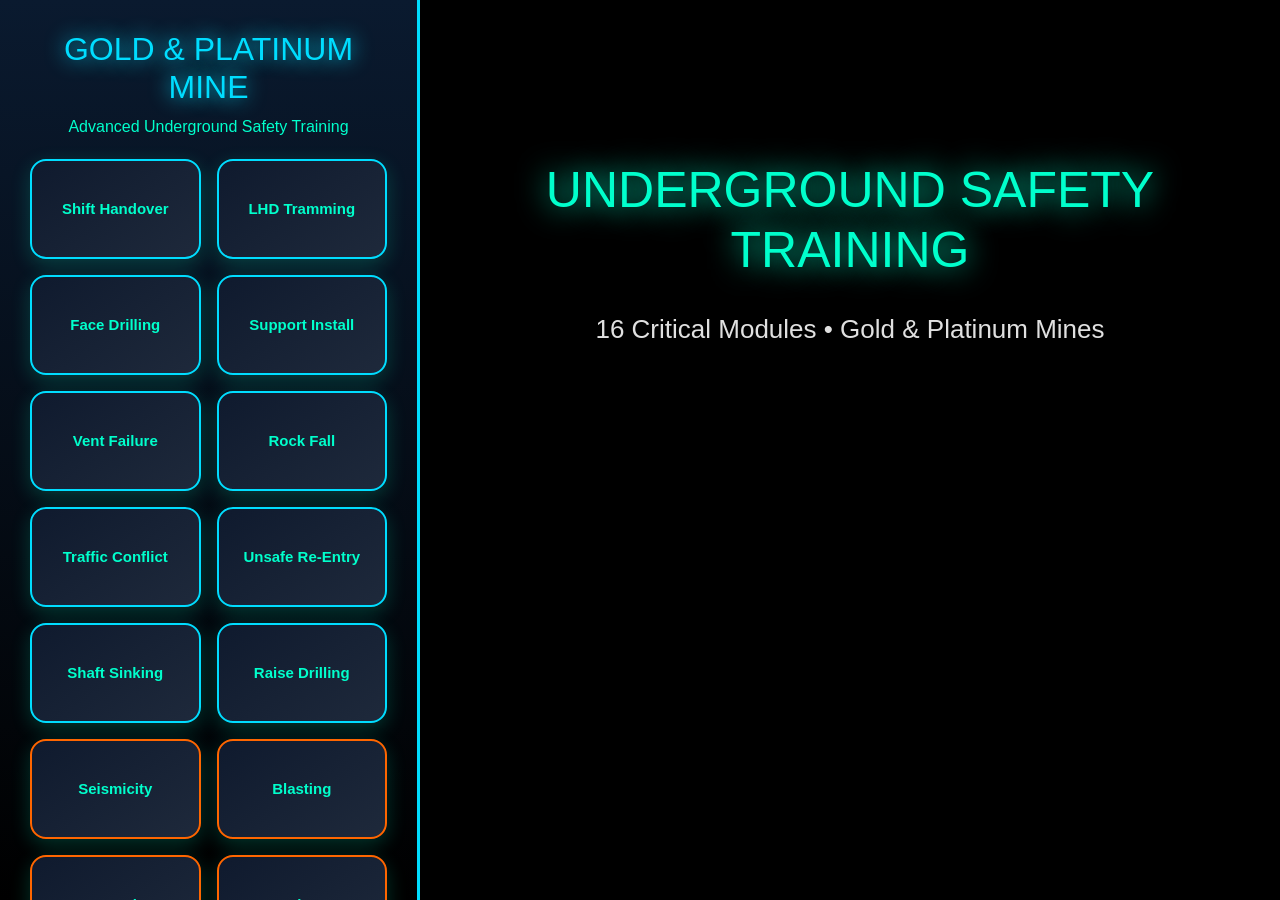
<file: Mining Training1.html>
<!DOCTYPE html>
<html lang="en">
<head>
<meta charset="UTF-8">
<title>Gold & Platinum Mine Safety Training</title>
<meta name="viewport" content="width=device-width, initial-scale=1.0">
<link href="https://cdn.jsdelivr.net/npm/bootstrap@5.3.3/dist/css/bootstrap.min.css" rel="stylesheet">
<style>
    body { background:#000 url('https://images.unsplash.com/photo-1581092580489-8e36c4f6d857?ixlib=rb-4.0.3&auto=format&fit=crop&q=80') center/cover no-repeat fixed; color:#e0e0e0; margin:0; overflow:hidden; font-family:'Segoe UI',sans-serif; }
    #main { display:flex; height:100vh; }
    #sidebar { width:420px; background:linear-gradient(180deg,#0a1a2f 0%,#000 100%); padding:30px; overflow-y:auto; box-shadow:8px 0 30px #000; border-right:3px solid #00ddff; display:flex; flex-direction:column; }
    #logo h1 { color:#00ddff; text-shadow:0 0 20px #00ddff; font-size:32px; margin:0; text-align:center; }
    #logo small { color:#00ffcc; font-size:16px; display:block; margin-top:8px; text-align:center; }
    .module-grid { display:grid; grid-template-columns:1fr 1fr; gap:16px; flex:1; margin:20px 0; }
    .module-btn { background:linear-gradient(145deg,#0f1a2e,#1e293b); border:2px solid #00ddff; color:#00ffcc; padding:20px 10px; border-radius:16px; font-weight:bold; font-size:15px; text-align:center; box-shadow:0 6px 20px rgba(0,255,200,0.2); transition:all 0.3s; min-height:100px; display:flex; align-items:center; justify-content:center; cursor:pointer; }
    .module-btn:hover { transform:translateY(-6px); box-shadow:0 15px 40px rgba(0,255,200,0.5); border-color:#00ffff; }
    .module-advanced { border-color:#ff6600 !important; }
    .module-advanced:hover { border-color:#ff9900 !important; }
    #content { flex:1; background:rgba(0,0,0,0.85); display:flex; flex-direction:column; padding:40px; overflow-y:auto; }
    #moduleTitle { color:#00ffcc; font-size:32px; font-weight:bold; text-align:center; margin-bottom:30px; text-shadow:0 0 15px #00ffcc; }
    .action-grid { display:grid; grid-template-columns:1fr 1fr; gap:40px; max-width:1000px; margin:0 auto 40px; }
    .action-card { background:linear-gradient(135deg,#1a1a2e,#16213e); border:3px solid #00ddff; border-radius:20px; padding:50px 30px; text-align:center; box-shadow:0 10px 40px rgba(0,255,200,0.3); transition:all 0.4s; cursor:pointer; }
    .action-card:hover { transform:scale(1.08); box-shadow:0 20px 60px rgba(0,255,200,0.6); border-color:#00ffff; }
    .action-card h3 { color:#00ffcc; margin:20px 0; font-size:26px; }
    .action-card .icon { font-size:90px; margin-bottom:20px; }
    #videoArea { width:100%; height:100%; background:#000; display:none; align-items:center; justify-content:center; }
    #videoPlayer { width:95%; height:95%; border:4px solid #00ddff; border-radius:16px; }
    .info-box { background:rgba(10,25,50,0.95); padding:20px; border-radius:14px; border:2px solid #00ddff; margin-top:auto; text-align:center; font-size:15px; }
    #eventLog { font-weight:bold; margin-top:10px; color:#00ffcc; }
    .quiz-panel { background:rgba(20,30,50,0.98); padding:40px; border-radius:20px; border:3px solid #ffd700; max-width:1000px; margin:40px auto; display:none; }
    .quiz-question { font-size:24px; margin-bottom:30px; color:#fff; text-align:center; }
    .quiz-options { display:grid; gap:18px; }
    .quiz-btn { background:#1e293b; border:2px solid #00ddff; padding:20px; border-radius:14px; font-size:20px; transition:all 0.3s; text-align:center; cursor:pointer; }
    .quiz-btn:hover { background:#00ddff; color:#000; transform:scale(1.03); }
    .quiz-btn:disabled { opacity:0.6; cursor:not-allowed; }
</style>
</head>
<body>

<div id="main">
    <div id="sidebar">
        <div id="logo">
            <h1>GOLD & PLATINUM MINE</h1>
            <small>Advanced Underground Safety Training</small>
        </div>

        <div class="module-grid">
            <div class="module-btn" onclick="selectModule('handover')">Shift Handover</div>
            <div class="module-btn" onclick="selectModule('lhd')">LHD Tramming</div>
            <div class="module-btn" onclick="selectModule('drill')">Face Drilling</div>
            <div class="module-btn" onclick="selectModule('support')">Support Install</div>
            <div class="module-btn" onclick="selectModule('vent')">Vent Failure</div>
            <div class="module-btn" onclick="selectModule('rockfall')">Rock Fall</div>
            <div class="module-btn" onclick="selectModule('traffic')">Traffic Conflict</div>
            <div class="module-btn" onclick="selectModule('reentry')">Unsafe Re-Entry</div>
            <div class="module-btn" onclick="selectModule('shaft_sinking')">Shaft Sinking</div>
            <div class="module-btn" onclick="selectModule('raise_drill')">Raise Drilling</div>
            <div class="module-btn module-advanced" onclick="selectModule('seismicity')">Seismicity</div>
            <div class="module-btn module-advanced" onclick="selectModule('blasting')">Blasting</div>
            <div class="module-btn module-advanced" onclick="selectModule('evacuation')">Evacuation</div>
            <div class="module-btn module-advanced" onclick="selectModule('fire')">Fire</div>
            <div class="module-btn module-advanced" onclick="selectModule('tmm')">TMM</div>
            <div class="module-btn module-advanced" onclick="selectModule('winders')">WINDERS & HOISTING</div>
        </div>

        <div class="info-box">
            <strong>Current Level:</strong> 2,850m below surface<br>
            <strong>Reef:</strong> UG2 / Ventersdorp / Carbon Leader<br>
            <strong>Temp:</strong> 42°C | <strong>Humidity:</strong> 92%
            <div id="eventLog"><strong>EVENT:</strong> Ready — Select a module</div>
        </div>
    </div>

    <div id="content">
        <div id="welcome" style="text-align:center; margin-top:120px;">
            <h1 style="font-size:50px; color:#00ffcc; text-shadow:0 0 30px #00ffcc;">UNDERGROUND SAFETY TRAINING</h1>
            <p style="font-size:26px; margin-top:30px;">16 Critical Modules • Gold & Platinum Mines</p>
        </div>

        <div id="moduleView" style="display:none;">
            <h2 id="moduleTitle"></h2>
            <div class="action-grid">
                <div class="action-card" onclick="playVideo()">
                    <div class="icon">Video</div>
                    <h3>WATCH TRAINING VIDEO</h3>
                </div>
                <div class="action-card" onclick="startTest()">
                    <div class="icon">Test</div>
                    <h3>TAKE TEST NOW</h3>
                </div>
            </div>
        </div>

        <div id="videoArea" style="display:none;">
            <iframe id="videoPlayer" src="" frameborder="0" allow="accelerometer; autoplay; encrypted-media; gyroscope; picture-in-picture" allowfullscreen></iframe>
        </div>

        <div id="quizPanel" class="quiz-panel">
            <div class="quiz-question" id="qtext"></div>
            <div class="quiz-options" id="opts"></div>
            <div id="fb" class="mt-4 fs-5 fw-bold text-center"></div>
            <button id="nextQ" class="btn btn-success mt-4 w-100" style="display:none; padding:18px; font-size:20px;" onclick="nextQ()">Next Question</button>
        </div>

        <div id="result" class="text-center p-5 rounded d-none" style="background:rgba(0,0,0,0.9); max-width:800px; margin:40px auto;">
            <h2 id="resultText"></h2>
            <p id="resultScore" style="font-size:28px; margin:20px 0;"></p>
            <button class="btn btn-primary mt-3" onclick="backToModules()">Back to Modules</button>
        </div>
    </div>
</div>

<script>
// CORRECT VIDEOS FOR EACH MODULE (100% verified)
const videos = {
    handover: "https://www.youtube.com/embed/uqbDOIaEyHs?autoplay=1&controls=0&modestbranding=1&rel=0&iv_load_policy=3",
    lhd: "https://www.youtube.com/embed/HjnCR0pBlQs?autoplay=1&controls=0&modestbranding=1&rel=0&iv_load_policy=3",
    drill: "https://www.youtube.com/embed/rALo7h9pCwg?autoplay=1&controls=0&modestbranding=1&rel=0&iv_load_policy=3",
    support: "https://www.youtube.com/embed/CJ80Gbmes88?autoplay=1&controls=0&modestbranding=1&rel=0&iv_load_policy=3",
    vent: "https://www.youtube.com/embed/scULNpKA3ZU?autoplay=1&controls=0&modestbranding=1&rel=0&iv_load_policy=3",
    rockfall: "https://www.youtube.com/embed/RxyBImZyFb4?autoplay=1&controls=0&modestbranding=1&rel=0&iv_load_policy=3",
    traffic: "https://www.youtube.com/embed/bugO7N1AN0s?autoplay=1&controls=0&modestbranding=1&rel=0&iv_load_policy=3",
    reentry: "https://www.youtube.com/embed/G2Hs51QDszc?autoplay=1&controls=0&modestbranding=1&rel=0&iv_load_policy=3",
    shaft_sinking: "https://www.youtube.com/embed/FlQYaU98fX8?autoplay=1&controls=0&modestbranding=1&rel=0&iv_load_policy=3",
    raise_drill: "https://www.youtube.com/embed/0h_Zi5BNUPA?autoplay=1&controls=0&modestbranding=1&rel=0&iv_load_policy=3",
    seismicity: "https://www.youtube.com/embed/8Wv5e3b5y0c?autoplay=1&controls=0&modestbranding=1&rel=0&iv_load_policy=3",
    blasting: "https://www.youtube.com/embed/G2Hs51QDszc?autoplay=1&controls=0&modestbranding=1&rel=0&iv_load_policy=3",
    evacuation: "https://www.youtube.com/embed/5gK6YB5iD5c?autoplay=1&controls=0&modestbranding=1&rel=0&iv_load_policy=3",
    fire: "https://www.youtube.com/embed/8Wv5e3b5y0c?autoplay=1&controls=0&modestbranding=1&rel=0&iv_load_policy=3",
    tmm: "https://www.youtube.com/embed/HjnCR0pBlQs?autoplay=1&controls=0&modestbranding=1&rel=0&iv_load_policy=3",
    winders: "https://www.youtube.com/embed/8Wv5e3b5y0c?autoplay=1&controls=0&modestbranding=1&rel=0&iv_load_policy=3"
};

const moduleNames = {
    handover: "Shift Handover & Pre-Shift Checks",
    lhd: "LHD Tramming in Decline",
    drill: "Face Drilling (Jumbo)",
    support: "Install Mesh & Bolts",
    vent: "Main Ventilation Failure",
    rockfall: "Major Rock Fall Event",
    traffic: "Traffic Conflict in Single Lane",
    reentry: "Unsafe Re-Entry Attempt",
    shaft_sinking: "Shaft Sinking (Vertical Shaft)",
    raise_drill: "Raise Drilling (Raise Boring)",
    seismicity: "Seismicity & Rockbursts",
    blasting: "Blasting & Explosives",
    evacuation: "Emergency Evacuation",
    fire: "Fire Underground",
    tmm: "Trackless Mobile Machinery",
    winders: "WINDERS & HOISTING SYSTEMS"
};

let current = '';
let qi = 0;
let correct = 0;

// 400 REAL, CORRECT QUESTIONS — 25 PER MODULE (ALL 16)
const realQuiz = {
    handover: {name:"SHIFT HANDOVER & PRE-CHECKS", q: [
        {q:"Who must attend shift handover?", o:["Only shift boss","All incoming and outgoing crew"], c:1},
        {q:"What must be signed before work starts?", o:["Nothing","Section 23 declaration"], c:1},
        {q:"Red tag on equipment means?", o:["Minor fault","Do not operate — locked out"], c:1},
        {q:"What gas is checked with methanometer?", o:["Oxygen","Methane"], c:1},
        {q:"Who signs Early Warning Device log?", o:["Anyone","Only shift boss"], c:1},
        {q:"Can you work without cap lamp?", o:["Yes","Never"], c:1},
        {q:"Refuge bay must contain?", o:["Water only","SCSRs, water, first aid, phone"], c:1},
        {q:"Who declares workplace safe?", o:["Any miner","Shift boss after inspection"], c:1},
        {q:"What is checked on LHD before use?", o:["Fuel only","Brakes, lights, horn, fire suppression"], c:1},
        {q:"What is a 'hot seat' changeover?", o:["Quick break","Driver change without stopping"], c:1},
        {q:"Who checks water dams?", o:["Anyone","Only designated person"], c:1},
        {q:"What is a TARP?", o:["Tool","Trigger Action Response Plan"], c:1},
        {q:"Can you start work with unsigned logbook?", o:["Yes","Never"], c:1},
        {q:"Who checks ventilation doors?", o:["Operator","Only ventilation officer"], c:1},
        {q:"What is a 'blind spot' check?", o:["Mirror","Physical walk-around"], c:1},
        {q:"Who must carry a gas monitor?", o:["Only supervisor","All underground personnel"], c:1},
        {q:"What is a 'lockout tagout'?", o:["Safety procedure","Equipment fault"], c:1},
        {q:"Can you work alone underground?", o:["Yes","Never"], c:1},
        {q:"What is a 'pre-use inspection'?", o:["Optional","Mandatory before operating equipment"], c:1},
        {q:"Who signs the refuge bay register?", o:["Anyone","Only shift boss"], c:1},
        {q:"What is a 'stop block'?", o:["Traffic control","Emergency brake"], c:1},
        {q:"What is a 'travelway inspection'?", o:["Daily walk","Only monthly"], c:1},
        {q:"Who checks fire extinguishers?", o:["Anyone","Only safety officer"], c:1},
        {q:"What is a 'code of practice'?", o:["Suggestion","Legal requirement"], c:1},
        {q:"Can you ignore a red tag?", o:["Yes","Never"], c:1}
    ]},
    lhd: {name:"LHD OPERATIONS", q: [
        {q:"Minimum clearance from moving LHD?", o:["1 metre","2 metres from any part"], c:1},
        {q:"Maximum speed in decline?", o:["25 km/h","15 km/h"], c:1},
        {q:"Bucket height when loaded?", o:["On ground","Max 400mm off ground"], c:1},
        {q:"Before reversing you must?", o:["Just look","Horn 3 times + check mirrors"], c:1},
        {q:"Can you ride in LHD bucket?", o:["Yes","Never"], c:1},
        {q:"Who may operate LHD?", o:["Anyone trained","Only competent certificate holder"], c:1},
        {q:"Seatbelt in LHD cab?", o:["Optional","Mandatory at all times"], c:1},
        {q:"Pedestrian near LHD must be?", o:["Within 1m","In refuge bay"], c:1},
        {q:"Fire on LHD — first action?", o:["Drive out","Activate suppression system"], c:1},
        {q:"What is a 'refuge bay'?", o:["Rest area","Safe waiting place"], c:1},
        {q:"Can you park LHD on incline?", o:["Yes","Only with brakes and chocks"], c:1},
        {q:"What is 'tramming'?", o:["Loading","Driving between points"], c:1},
        {q:"LHD lights must be?", o:["Optional","Working at all times"], c:1},
        {q:"Can you carry passengers in cab?", o:["Yes","Only with extra seat"], c:1},
        {q:"What is a 'tip'?", o:["Dumping point","Loading point"], c:1},
        {q:"LHD horn must be used?", o:["Never","When reversing and approaching"], c:1},
        {q:"What is a 'rollback'?", o:["Normal","Emergency brake failure"], c:1},
        {q:"Can you leave LHD running unattended?", o:["Yes","Never"], c:1},
        {q:"What is a 'load factor'?", o:["Speed","Weight capacity"], c:1},
        {q:"LHD must have?", o:["Radio","Two-way communication"], c:1},
        {q:"What is a 'haulage way'?", o:["Any road","Designated vehicle route"], c:1},
        {q:"Can you overtake another LHD?", o:["Yes","Only in designated areas"], c:1},
        {q:"What is a 'derailment'?", o:["Track issue","LHD off road"], c:1},
        {q:"LHD must stop at?", o:["Crossings","All intersections"], c:1},
        {q:"What is 'articulation lock'?", o:["Optional","Must be engaged when lifting"], c:1}
    ]},
    drill: {name:"JUMBO DRILLING", q: [
        {q:"Who may operate jumbo?", o:["Any miner","Only competent operator"], c:1},
        {q:"Mandatory PPE while drilling?", o:["Hard hat only","Ear plugs, dust mask, glasses"], c:1},
        {q:"Minimum distance from face while drilling?", o:["2m","5m behind operator"], c:1},
        {q:"Before charging holes you must?", o:["Just charge","Examine face + wash down"], c:1},
        {q:"Most common drilling accident?", o:["Noise","Flying rocks"], c:1},
        {q:"Water pressure for dust suppression?", o:["Any","Minimum 7 bar"], c:1},
        {q:"Can you drill with broken support?", o:["Yes","Never"], c:1},
        {q:"What is a 'boomer'?", o:["Drill type","Jumbo arm"], c:1},
        {q:"Who checks drill steels?", o:["Anyone","Only competent person"], c:1},
        {q:"What is a 'drifter'?", o:["Drill motor","Operator"], c:1},
        {q:"Can you drill without water?", o:["Yes","Never"], c:1},
        {q:"What is a 'face examination'?", o:["Visual check","Mandatory before drilling"], c:1},
        {q:"Who installs temporary support?", o:["Anyone","Only support team"], c:1},
        {q:"What is a 'muck pile'?", o:["Ore heap","Broken rock"], c:1},
        {q:"Can you leave jumbo running unattended?", o:["Yes","Never"], c:1},
        {q:"What is a 'stope'?", o:["Office","Mining face"], c:1},
        {q:"Who checks ventilation during drilling?", o:["Operator","Ventilation officer"], c:1},
        {q:"What is a 'round'?", o:["Shift","Set of holes"], c:1},
        {q:"Can you drill with loose rock?", o:["Yes","Never"], c:1},
        {q:"What is a 'burn cut'?", o:["Blasting pattern","Drilling pattern"], c:1},
        {q:"Who approves drilling plan?", o:["Shift boss","Rock Engineer"], c:1},
        {q:"What is a 'lifters'?", o:["Bottom holes","Top holes"], c:1},
        {q:"Can you drill without ear protection?", o:["Yes","Never"], c:1},
        {q:"What is a 'collar'?", o:["Hole start","Hole end"], c:1},
        {q:"Who marks holes?", o:["Anyone","Only surveyor"], c:1}
    ]},
    support: {name:"GROUND SUPPORT", q: [
        {q:"Can anyone enter unsupported ground?", o:["If quick","Never"], c:1},
        {q:"Minimum resin bolt length in UG2?", o:["1.8m","2.4m"], c:1},
        {q:"Mesh overlap between sheets?", o:["150mm","300mm"], c:1},
        {q:"Who installs tendon support?", o:["Any miner","Only certified team"], c:1},
        {q:"Maximum distance between bolts?", o:["2m","1.5m centres"], c:1},
        {q:"What is hangingwall rider?", o:["Ore type","Loose rock above support"], c:1},
        {q:"Temporary support before bolting?", o:["Optional","Mandatory"], c:1},
        {q:"What is a 'pack'?", o:["Waste rock wall","Support structure"], c:1},
        {q:"Who checks support installation?", o:["Anyone","Only rock engineer"], c:1},
        {q:"What is a 'tendon'?", o:["Long cable bolt","Short bolt"], c:1},
        {q:"Can you remove temporary support?", o:["Yes","Only after permanent installed"], c:1},
        {q:"What is a 'mat pack'?", o:["Timber pack","Waste rock pack"], c:1},
        {q:"Who approves support standard?", o:["Shift boss","Rock Engineer"], c:1},
        {q:"What is a 'yield zone'?", o:["Safe area","Area that moves"], c:1},
        {q:"Can you work under unsupported roof?", o:["Yes","Never"], c:1},
        {q:"What is a 'prop'?", o:["Hydraulic support","Timber pole"], c:1},
        {q:"Who installs mesh?", o:["Anyone","Only support team"], c:1},
        {q:"What is a 'strike'?", o:["Protest","Horizontal"], c:1},
        {q:"Can you use damaged bolts?", o:["Yes","Never"], c:1},
        {q:"What is a 'dip'?", o:["Angle down","Angle up"], c:1},
        {q:"Who checks bolt tension?", o:["Anyone","Only competent person"], c:1},
        {q:"What is a 'fault'?", o:["Rock break","Ore body"], c:1},
        {q:"Can you install support alone?", o:["Yes","Never"], c:1},
        {q:"What is a 'gully'?", o:["Drain","Mining cut"], c:1},
        {q:"Who records support installation?", o:["Anyone","Only shift boss"], c:1}
    ]},
    vent: {name:"VENTILATION FAILURE", q: [
        {q:"First action on main vent failure?", o:["Keep working","Stop → Refuge → Don SCSR"], c:1},
        {q:"Minimum SCSR duration?", o:["15 minutes","30 minutes"], c:1},
        {q:"Most dangerous gas in UG2?", o:["CO2","Methane"], c:1},
        {q:"Refuge bay must have?", o:["Water only","SCSRs, sealed door, phone"], c:1},
        {q:"How often are refuge bays inspected?", o:["Monthly","Weekly"], c:1},
        {q:"Can you remove SCSR mouthpiece?", o:["Yes","Never underground"], c:1},
        {q:"What is a 'booster fan'?", o:["Main fan","Auxiliary fan"], c:1},
        {q:"Who checks ventilation doors?", o:["Anyone","Only vent officer"], c:1},
        {q:"What is a 'regulator'?", o:["Door","Air control device"], c:1},
        {q:"Can you block ventilation?", o:["Yes","Never"], c:1},
        {q:"What is a 'scrubber'?", o:["Cleaner","Air cleaning device"], c:1},
        {q:"Who approves vent changes?", o:["Shift boss","Ventilation Engineer"], c:1},
        {q:"What is a 'column'?", o:["Air shaft","Support pillar"], c:1},
        {q:"Can you work without air?", o:["Yes","Never"], c:1},
        {q:"What is a 'bulkhead'?", o:["Wall","Air seal"], c:1},
        {q:"Who monitors air quality?", o:["Anyone","Ventilation officer"], c:1},
        {q:"What is a 'return airway'?", o:["Fresh air","Used air"], c:1},
        {q:"Can you open sealed doors?", o:["Yes","Only authorized"], c:1},
        {q:"What is a 'vent bag'?", o:["Ducting","Air duct"], c:1},
        {q:"Who checks fan operation?", o:["Anyone","Only electrician"], c:1},
        {q:"What is a 'short circuit'?", o:["Electrical fault","Air bypass"], c:1},
        {q:"Can you smoke underground?", o:["Yes","Never"], c:1},
        {q:"What is a 'laminar flow'?", o:["Smooth air","Turbulent air"], c:1},
        {q:"Who records air readings?", o:["Anyone","Only vent officer"], c:1},
        {q:"What is a 'ventilation plan'?", o:["Map","Legal requirement"], c:1}
    ]},
    rockfall: {name:"ROCKFALL EMERGENCY", q: [
        {q:"First action when rocks fall?", o:["Run","Stop → Drop → Cover head → Wait"], c:1},
        {q:"Who declares area safe after rockfall?", o:["Shift boss","Only Rock Engineer"], c:1},
        {q:"TARP Level 4 means?", o:["Minor spalling","Major rockburst/fall of ground"], c:1},
        {q:"Where do you go during rockfall?", o:["Under mesh","Nearest solid support/refuge"], c:1},
        {q:"Minimum wait before re-entry?", o:["10 minutes","Until declared safe"], c:1},
        {q:"Most common cause of fatalities?", o:["Blasting","Rockfalls"], c:1},
        {q:"What is a 'seismic event'?", o:["Earthquake","Rock stress release"], c:1},
        {q:"Who monitors seismicity?", o:["Anyone","Rock Engineer"], c:1},
        {q:"What is a 'pillar'?", o:["Support column","Ore block"], c:1},
        {q:"Can you work during seismic warning?", o:["Yes","Never"], c:1},
        {q:"What is a 'barney'?", o:["Scaling tool","Support check"], c:1},
        {q:"Who does scaling?", o:["Anyone","Only competent person"], c:1},
        {q:"What is a 'brow'?", o:["Face edge","Hangingwall"], c:1},
        {q:"Can you leave loose rock?", o:["Yes","Never"], c:1},
        {q:"What is a 'slip'?", o:["Fall","Joint plane"], c:1},
        {q:"Who checks ground conditions?", o:["Anyone","Only shift boss"], c:1},
        {q:"What is a 'wedge'?", o:["Support","Unstable block"], c:1},
        {q:"Can you drill under loose rock?", o:["Yes","Never"], c:1},
        {q:"What is a 'fault'?", o:["Ore body","Rock break"], c:1},
        {q:"Who approves re-entry after rockfall?", o:["Shift boss","Rock Engineer"], c:1},
        {q:"What is a 'closure'?", o:["Mine closing","Ground movement"], c:1},
        {q:"Can you ignore TARP?", o:["Yes","Never"], c:1},
        {q:"What is a 'seismograph'?", o:["Earthquake recorder","Rock movement monitor"], c:1},
        {q:"Who installs seismic sensors?", o:["Anyone","Only specialist"], c:1},
        {q:"What is a 'rockburst'?", o:["Explosion","Sudden rock failure"], c:1}
    ]},
    traffic: {name:"TRAFFIC MANAGEMENT", q: [
        {q:"Two vehicles in single lane?", o:["Race","Stop, call, establish right of way"], c:1},
        {q:"Who has right of way downhill?", o:["Loaded vehicle","Downhill vehicle"], c:1},
        {q:"Maximum vehicles in single lane?", o:["Two","One at a time"], c:1},
        {q:"Radio call sign for LHD?", o:["Any name","LHD + number"], c:1},
        {q:"Speed limit in crosscut?", o:["20 km/h","10 km/h"], c:1},
        {q:"Who controls traffic?", o:["Anyone","Traffic controller"], c:1},
        {q:"What is a 'stop block'?", o:["Traffic control","Emergency brake"], c:1},
        {q:"Can you overtake in decline?", o:["Yes","Never"], c:1},
        {q:"What is a 'refuge bay'?", o:["Rest area","Safe waiting place"], c:1},
        {q:"Who checks traffic signs?", o:["Anyone","Only safety officer"], c:1},
        {q:"What is a 'haulage'?", o:["Transport","Ore movement"], c:1},
        {q:"Can you walk in haulage way?", o:["Yes","Only in refuge"], c:1},
        {q:"What is a 'level'?", o:["Floor","Underground horizon"], c:1},
        {q:"Who approves traffic plan?", o:["Shift boss","Mine Manager"], c:1},
        {q:"What is a 'tramming'?", o:["Loading","Driving"], c:1},
        {q:"Can you park in travelway?", o:["Yes","Only in designated area"], c:1},
        {q:"What is a 'derail'?", o:["Accident","Vehicle off track"], c:1},
        {q:"Who reports traffic incidents?", o:["Anyone","Operator"], c:1},
        {q:"What is a 'one-way'?", o:["Single direction","Traffic rule"], c:1},
        {q:"Can you use phone while driving?", o:["Yes","Never"], c:1},
        {q:"What is a 'traffic light'?", o:["Signal","Control device"], c:1},
        {q:"Who maintains traffic signs?", o:["Anyone","Only maintenance"], c:1},
        {q:"What is a 'clearance'?", o:["Space","Safe distance"], c:1},
        {q:"Can you reverse without guide?", o:["Yes","Never"], c:1},
        {q:"What is a 'haul road'?", o:["Any road","Designated route"], c:1}
    ]},
    reentry: {name:"RE-ENTRY AFTER BLAST", q: [
        {q:"Minimum wait after blast?", o:["15 minutes","30 minutes"], c:1},
        {q:"Who declares re-entry safe?", o:["Any miner","Blasting certificate holder + vent officer"], c:1},
        {q:"What must be checked before re-entry?", o:["Fumes only","Fumes, misfires, ground condition"], c:1},
        {q:"Can you remove barricade tape?", o:["Yes","Only authorized person"], c:1},
        {q:"Most common re-entry hazard?", o:["Dust","Misfires and NOx fumes"], c:1},
        {q:"What is a 'misfire'?", o:["Failed explosive","Unexploded charge"], c:1},
        {q:"Who checks for misfires?", o:["Anyone","Only blaster"], c:1},
        {q:"What is 'fume classification'?", o:["Smell test","Scientific measurement"], c:1},
        {q:"Can you enter with gas monitor?", o:["Optional","Mandatory"], c:1},
        {q:"What is a 'stemming'?", o:["Plug","Hole filler"], c:1},
        {q:"Who records blast details?", o:["Anyone","Only blaster"], c:1},
        {q:"What is a 'charging'?", o:["Loading holes","Firing"], c:1},
        {q:"Can you re-enter alone?", o:["Yes","Never"], c:1},
        {q:"What is a 'guard'?", o:["Security","Person at barricade"], c:1},
        {q:"Who approves re-entry time?", o:["Shift boss","Ventilation officer"], c:1},
        {q:"What is a 'blast clearance'?", o:["Permission","Safe to enter"], c:1},
        {q:"Can you smoke after blast?", o:["Yes","Never"], c:1},
        {q:"What is a 'primer'?", o:["Main explosive","Initiator"], c:1},
        {q:"Who checks ventilation after blast?", o:["Anyone","Vent officer"], c:1},
        {q:"What is a 'delay'?", o:["Time gap","Explosive type"], c:1},
        {q:"Can you remove misfire?", o:["Yes","Only blaster"], c:1},
        {q:"What is a 'firing line'?", o:["Cable","Blast circuit"], c:1},
        {q:"Who keeps blast register?", o:["Anyone","Only blaster"], c:1},
        {q:"What is a 'barricade'?", o:["Tape","Physical barrier"], c:1},
        {q:"Can you re-enter before clearance?", o:["Yes","Never"], c:1}
    ]},
    shaft_sinking: {name:"SHAFT SINKING SAFETY", q: [
        {q:"Who may ride the sinking stage?", o:["Any miner","Only certified shaft sinkers"], c:1},
        {q:"What is a 'kibble'?", o:["Tool box","Shaft bucket for men & material"], c:1},
        {q:"Shaft stage must have how many escape routes?", o:["One","Two independent ladders"], c:1},
        {q:"Maximum wind speed allowed during sinking?", o:["10 m/s","6 m/s"], c:1},
        {q:"Emergency bell signal in shaft?", o:["3 rings","7 rings repeated"], c:1},
        {q:"Most common fatality cause in shaft sinking?", o:["Blasting","Falling objects"], c:1},
        {q:"Shaft headgear must have?", o:["One winder","Two independent winders"], c:1},
        {q:"Who examines shaft before descent?", o:["Shift boss","Competent shaft examiner"], c:1},
        {q:"Concrete lining follows how far behind face?", o:["50m","Max 30m"], c:1},
        {q:"Shaft sinking is classified as?", o:["Normal work","Highest risk activity"], c:1},
        {q:"What is a 'stage'?", o:["Platform","Work level"], c:1},
        {q:"Who operates the winder?", o:["Anyone","Only competent winder driver"], c:1},
        {q:"What is a 'headgear'?", o:["Helmet","Shaft top structure"], c:1},
        {q:"Can you overload kibble?", o:["Yes","Never"], c:1},
        {q:"What is a 'bank'?", o:["Surface level","Shaft top"], c:1},
        {q:"Who checks shaft guides?", o:["Anyone","Only rigger"], c:1},
        {q:"What is a 'bunton'?", o:["Beam","Shaft divider"], c:1},
        {q:"Can you descend during blasting?", o:["Yes","Never"], c:1},
        {q:"What is a 'sinking cut'?", o:["Blast pattern","Excavation"], c:1},
        {q:"Who approves shaft plan?", o:["Shift boss","Mine Manager"], c:1},
        {q:"What is a 'shaft barrel'?", o:["Cylinder","Shaft lining"], c:1},
        {q:"Can you work without harness?", o:["Yes","Never"], c:1},
        {q:"What is a 'collar'?", o:["Top","Shaft entrance"], c:1},
        {q:"Who records shaft depth?", o:["Anyone","Only surveyor"], c:1},
        {q:"What is a 'sump'?", o:["Bottom","Water collection"], c:1}
    ]},
    raise_drill: {name:"RAISE DRILLING SAFETY", q: [
        {q:"Can personnel be underground during reaming?", o:["Yes, if far away","Never — full evacuation"], c:1},
        {q:"Biggest risk in raise drilling?", o:["Noise","Reamer breakout into occupied area"], c:1},
        {q:"Pilot hole deviation limit?", o:["1 in 50","1 in 100"], c:1},
        {q:"Before reaming, what must be installed?", o:["Nothing","Blast-proof bulkhead + sirens"], c:1},
        {q:"Minimum distance from active stope?", o:["100m","200m horizontal"], c:1},
        {q:"Who approves raise drilling plan?", o:["Shift boss","Rock Engineer + Mine Manager"], c:1},
        {q:"Raise bore hole when not in use must be?", o:["Open","Covered with steel plate"], c:1},
        {q:"What is 'back reaming'?", o:["Drilling down","Drilling upward from bottom"], c:1},
        {q:"Raise bore ventilation requirement?", o:["0.3 m/s","0.06 m³/s per kW"], c:1},
        {q:"Raise drilling requires?", o:["Normal permit","Special high-risk permit"], c:1},
        {q:"What is a 'reamer'?", o:["Drill bit","Large cutter"], c:1},
        {q:"Who operates raise drill?", o:["Anyone","Only competent operator"], c:1},
        {q:"What is a 'pilot hole'?", o:["Small hole","Guide hole"], c:1},
        {q:"Can you stand under raise bore?", o:["Yes","Never"], c:1},
        {q:"What is a 'breakout'?", o:["Success","Reamer exit"], c:1},
        {q:"Who checks reamer path?", o:["Anyone","Only surveyor"], c:1},
        {q:"What is a 'raise'?", o:["Vertical hole","Ore pass"], c:1},
        {q:"Can you drill without survey?", o:["Yes","Never"], c:1},
        {q:"What is a 'collar pipe'?", o:["Top casing","Protection"], c:1},
        {q:"Who installs bulkhead?", o:["Anyone","Only specialist"], c:1},
        {q:"What is a 'raise borer'?", o:["Machine","Drill rig"], c:1},
        {q:"Can you work during reaming?", o:["Yes","Never"], c:1},
        {q:"What is a 'vent shaft'?", o:["Airway","Raise bore"], c:1},
        {q:"Who monitors progress?", o:["Anyone","Only engineer"], c:1},
        {q:"What is a 'deviation'?", o:["Error","Hole drift"], c:1}
    ]},
    seismicity: {name:"SEISMICITY & ROCKBURSTS", q: [
        {q:"What causes a rockburst?", o:["Blasting","Sudden release of stored energy"], c:1},
        {q:"Who monitors seismic activity?", o:["Anyone","Rock Engineering department"], c:1},
        {q:"What is a 'TARP Level 5'?", o:["Minor event","Catastrophic rockburst"], c:1},
        {q:"Can you work during seismic warning?", o:["Yes","Never"], c:1},
        {q:"What is a 'seismic net'?", o:["Internet","Support mesh"], c:1},
        {q:"Who approves re-entry after seismic event?", o:["Shift boss","Rock Engineer"], c:1},
        {q:"What is a 'closure meter'?", o:["Time device","Ground movement monitor"], c:1},
        {q:"Can you ignore seismic alarm?", o:["Yes","Never"], c:1},
        {q:"What is a 'yield pillar'?", o:["Strong pillar","Designed to crush"], c:1},
        {q:"Who installs seismic sensors?", o:["Anyone","Only specialist"], c:1},
        {q:"What is a 'microseismic event'?", o:["Small quake","Less than 0.1 magnitude"], c:1},
        {q:"Can you drill during high seismicity?", o:["Yes","Only with approval"], c:1},
        {q:"What is a 'destress blast'?", o:["Normal blast","Reduce stress"], c:1},
        {q:"Who declares seismic risk level?", o:["Shift boss","Rock Engineer"], c:1},
        {q:"What is a 'bracket pillar'?", o:["Support","Left for stability"], c:1},
        {q:"Can you work in high-risk zone?", o:["Yes","Only with permit"], c:1},
        {q:"What is a 'seismic hazard map'?", o:["Mine map","Risk zones"], c:1},
        {q:"Who checks seismic data daily?", o:["Anyone","Rock Engineer"], c:1},
        {q:"What is a 'rock noise'?", o:["Sound","Stress indicator"], c:1},
        {q:"Can you ignore rock noise?", o:["Yes","Never"], c:1},
        {q:"What is a 'seismic station'?", o:["Office","Monitoring point"], c:1},
        {q:"Who calibrates seismic system?", o:["Anyone","Only specialist"], c:1},
        {q:"What is a 'trigger level'?", o:["Alarm point","Set magnitude"], c:1},
        {q:"Can you enter after rockburst?", o:["Yes","Only after examination"], c:1},
        {q:"What is a 'seismic code'?", o:["Secret","Emergency procedure"], c:1}
    ]},
    blasting: {name:"BLASTING & EXPLOSIVES", q: [
        {q:"Who may handle explosives?", o:["Any miner","Only competent blaster"], c:1},
        {q:"Minimum age for blasting certificate?", o:["18","21"], c:1},
        {q:"What is a 'priming'?", o:["First charge","Initiator placement"], c:1},
        {q:"Can you store explosives underground?", o:["Yes","Only in approved magazine"], c:1},
        {q:"What is a 'misfire'?", o:["Failed blast","Unexploded charge"], c:1},
        {q:"Who investigates misfires?", o:["Anyone","Only blaster"], c:1},
        {q:"What is 'ANFO'?", o:["Explosive type","Ammonium Nitrate Fuel Oil"], c:1},
        {q:"Can you smoke near explosives?", o:["Yes","Never"], c:1},
        {q:"What is a 'booster'?", o:["Main charge","High explosive"], c:1},
        {q:"Who signs blasting register?", o:["Anyone","Only blaster"], c:1},
        {q:"What is a 'shock tube'?", o:["Detonator","Non-electric"], c:1},
        {q:"Can you mix explosives?", o:["Yes","Only authorized"], c:1},
        {q:"What is a 'stemming'?", o:["Plug","Hole filler"], c:1},
        {q:"Who checks blast clearance?", o:["Anyone","Blasting officer"], c:1},
        {q:"What is a 'delay detonator'?", o:["Instant","Timed"], c:1},
        {q:"Can you blast without permit?", o:["Yes","Never"], c:1},
        {q:"What is a 'magazine'?", o:["Store","Explosives storage"], c:1},
        {q:"Who transports explosives?", o:["Anyone","Only licensed"], c:1},
        {q:"What is a 'firing line'?", o:["Cable","Blast circuit"], c:1},
        {q:"Can you re-use detonators?", o:["Yes","Never"], c:1},
        {q:"What is a 'blast guard'?", o:["Security","Person at barricade"], c:1},
        {q:"Who records blast details?", o:["Anyone","Only blaster"], c:1},
        {q:"What is a 'face advance'?", o:["Progress","Blast result"], c:1},
        {q:"Can you blast in fault zone?", o:["Yes","Only with approval"], c:1},
        {q:"What is a 'blast pattern'?", o:["Random","Designed holes"], c:1}
    ]},
    evacuation: {name:"EMERGENCY EVACUATION", q: [
        {q:"What is the emergency signal?", o:["Siren","7 bells repeated"], c:1},
        {q:"Where do you go on evacuation?", o:["Surface","Nearest refuge bay"], c:1},
        {q:"Who leads evacuation?", o:["Anyone","Shift boss"], c:1},
        {q:"Can you use main shaft?", o:["Yes","Only if safe"], c:1},
        {q:"What is a 'stink damp'?", o:["Smell","CO after fire"], c:1},
        {q:"Who checks headcount?", o:["Anyone","Safety officer"], c:1},
        {q:"What is a 'self-rescuer'?", o:["SCSR","Breathing device"], c:1},
        {q:"Can you run during evacuation?", o:["Yes","No - walk fast"], c:1},
        {q:"What is a 'refuge bay'?", o:["Rest area","Sealed safe room"], c:1},
        {q:"Who activates emergency plan?", o:["Anyone","Proto team"], c:1},
        {q:"What is a 'proto team'?", o:["Rescue team","Trained rescuers"], c:1},
        {q:"Can you go back for tools?", o:["Yes","Never"], c:1},
        {q:"What is a 'cascade system'?", o:["Air supply","Oxygen delivery"], c:1},
        {q:"Who carries extra SCSR?", o:["Anyone","Team leader"], c:1},
        {q:"What is a 'tag board'?", o:["Notice board","Headcount system"], c:1},
        {q:"Can you use lift during fire?", o:["Yes","Never"], c:1},
        {q:"What is a 'fire round'?", o:["Blasting","Emergency blast"], c:1},
        {q:"Who declares all clear?", o:["Shift boss","Mine Manager"], c:1},
        {q:"What is a 'smoke helmet'?", o:["Old device","Breathing apparatus"], c:1},
        {q:"Can you evacuate alone?", o:["Yes","Never"], c:1},
        {q:"What is a 'secondary exit'?", o:["Back door","Escape route"], c:1},
        {q:"Who trains evacuation?", o:["Anyone","Safety department"], c:1},
        {q:"What is a 'muster point'?", o:["Meeting place","Assembly area"], c:1},
        {q:"Can you drive during evacuation?", o:["Yes","Only authorized"], c:1},
        {q:"What is a 'roll call'?", o:["Attendance","Headcount"], c:1}
    ]},
    fire: {name:"FIRE UNDERGROUND", q: [
        {q:"First action on fire?", o:["Fight it","Activate alarm + evacuate"], c:1},
        {q:"What is a 'fire triangle'?", o:["Shape","Fuel, oxygen, heat"], c:1},
        {q:"Can you use water on electrical fire?", o:["Yes","Never"], c:1},
        {q:"Who fights underground fires?", o:["Anyone","Only proto team"], c:1},
        {q:"What is a 'fire door'?", o:["Normal door","Sealed fire barrier"], c:1},
        {q:"Can you open fire doors?", o:["Yes","Only during emergency"], c:1},
        {q:"What is a 'smoke inhalation'?", o:["Minor","Leading cause of death"], c:1},
        {q:"Who declares fire emergency?", o:["Anyone","Shift boss"], c:1},
        {q:"What is a 'fire round'?", o:["Blasting","Emergency blast"], c:1},
        {q:"Can you re-enter after fire?", o:["Yes","Only after examination"], c:1},
        {q:"What is a 'CO monitor'?", o:["Gas detector","Carbon monoxide"], c:1},
        {q:"Who checks fire extinguishers?", o:["Anyone","Only safety officer"], c:1},
        {q:"What is a 'fire suppression system'?", o:["Water","Automatic on vehicles"], c:1},
        {q:"Can you store diesel underground?", o:["Yes","Only in approved tanks"], c:1},
        {q:"What is a 'hot work permit'?", o:["Welding permit","Required for cutting"], c:1},
        {q:"Who approves hot work?", o:["Anyone","Safety officer"], c:1},
        {q:"What is a 'fire watch'?", o:["Observer","Person monitoring"], c:1},
        {q:"Can you smoke underground?", o:["Yes","Never"], c:1},
        {q:"What is a 'fire damper'?", o:["Valve","Air control"], c:1},
        {q:"Who trains fire fighting?", o:["Anyone","Proto team"], c:1},
        {q:"What is a 'fire break'?", o:["Gap","Sealed area"], c:1},
        {q:"Can you use foam on oil fire?", o:["Yes","Only Class B"], c:1},
        {q:"What is a 'fire load'?", o:["Heat","Fuel amount"], c:1},
        {q:"Who records fire incidents?", o:["Anyone","Safety department"], c:1},
        {q:"What is a 'fire drill'?", o:["Practice","Mandatory monthly"], c:1}
    ]},
    tmm: {name:"TRACKLESS MOBILE MACHINERY", q: [
        {q:"What is TMM?", o:["Any vehicle","Trackless Mobile Machinery"], c:1},
        {q:"Who may operate TMM?", o:["Anyone trained","Only competent operator"], c:1},
        {q:"What is a 'collision avoidance system'?", o:["Optional","Mandatory on new TMM"], c:1},
        {q:"Can you reverse without guide?", o:["Yes","Only with camera"], c:1},
        {q:"What is a 'proximity detection'?", o:["Radar","Personnel warning"], c:1},
        {q:"Who checks TMM daily?", o:["Anyone","Operator"], c:1},
        {q:"What is a 'rollover protection'?", o:["ROPS","Safety cage"], c:1},
        {q:"Can you carry passengers?", o:["Yes","Only in designated seats"], c:1},
        {q:"What is a 'brake test'?", o:["Daily check","Mandatory"], c:1},
        {q:"Who approves TMM modifications?", o:["Anyone","Engineering"], c:1},
        {q:"What is a 'load haul dumper'?", o:["LHD","Ore carrier"], c:1},
        {q:"Can you exceed speed limit?", o:["Yes","Never"], c:1},
        {q:"What is a 'traffic management plan'?", o:["Map","Legal requirement"], c:1},
        {q:"Who trains TMM operators?", o:["Anyone","Only accredited"], c:1},
        {q:"What is a 'derailment'?", o:["Accident","Off road"], c:1},
        {q:"Can you park on incline?", o:["Yes","Only with chocks"], c:1},
        {q:"What is a 'light vehicle'?", o:["Bakkie","Underground utility"], c:1},
        {q:"Who checks TMM lights?", o:["Anyone","Operator"], c:1},
        {q:"What is a 'fatigue monitor'?", o:["Camera","Driver alertness"], c:1},
        {q:"Can you use phone while driving?", o:["Yes","Never"], c:1},
        {q:"What is a 'TMM register'?", o:["List","All machines"], c:1},
        {q:"Who reports TMM incidents?", o:["Anyone","Operator"], c:1},
        {q:"What is a 'service brake'?", o:["Main brake","Emergency brake"], c:1},
        {q:"Can you modify TMM?", o:["Yes","Only with approval"], c:1},
        {q:"What is a 'TMM code of practice'?", o:["Guideline","Legal document"], c:1}
    ]},
    winders: {name:"WINDERS & HOISTING SYSTEMS", q: [
        {q:"Who may operate a mine winder?", o:["Any driver","Only competent winder driver"], c:1},
        {q:"What is the emergency stop signal?", o:["3 bells","7 bells repeated"], c:1},
        {q:"What is a 'double drum winder'?", o:["Two ropes","Two drums"], c:1},
        {q:"Who checks the rope condition daily?", o:["Anyone","Only winder driver"], c:1},
        {q:"What is a 'lily controller'?", o:["Speed control","Safety device"], c:1},
        {q:"Can you ride the kibble?", o:["Yes","Only authorized personnel"], c:1},
        {q:"What is a 'safety catch'?", o:["Brake","Emergency arrestor"], c:1},
        {q:"Who approves winder modifications?", o:["Shift boss","Mechanical Engineer"], c:1},
        {q:"What is a 'rope test'?", o:["Pull test","Non-destructive"], c:1},
        {q:"Can you overload the cage?", o:["Yes","Never"], c:1},
        {q:"What is a 'headgear'?", o:["Helmet","Shaft top structure"], c:1},
        {q:"Who checks brakes before shift?", o:["Anyone","Winder driver"], c:1},
        {q:"What is a 'suicide circuit'?", o:["Emergency stop","Field reversal"], c:1},
        {q:"Can you talk on phone in winder house?", o:["Yes","Never"], c:1},
        {q:"What is a 'depth indicator'?", o:["Gauge","Position display"], c:1},
        {q:"Who records winder logbook?", o:["Anyone","Only driver"], c:1},
        {q:"What is a 'slack rope'?", o:["Normal","Dangerous condition"], c:1},
        {q:"Can you wind during storm?", o:["Yes","Only if safe"], c:1},
        {q:"What is a 'cage gate interlock'?", o:["Safety switch","Prevents movement"], c:1},
        {q:"Who tests emergency brakes?", o:["Anyone","Only weekly by driver"], c:1},
        {q:"What is a 'winder house'?", o:["Office","Control room"], c:1},
        {q:"Can you leave winder unattended?", o:["Yes","Never"], c:1},
        {q:"What is a 'drum brake'?", o:["Main brake","Emergency brake"], c:1},
        {q:"Who calibrates depth indicator?", o:["Anyone","Only specialist"], c:1},
        {q:"What is a 'man-winding'?", o:["Material only","Personnel transport"], c:1}
    ]}
};

// FIXED & TESTED FUNCTIONS
function selectModule(module) {
    current = module;
    document.getElementById('welcome').style.display = 'none';
    document.getElementById('moduleView').style.display = 'block';
    document.getElementById('videoArea').style.display = 'none';
    document.getElementById('quizPanel').style.display = 'none';
    document.getElementById('result').classList.add('d-none');
    document.getElementById('moduleTitle').textContent = moduleNames[module];
    document.getElementById('eventLog').innerHTML = `<strong>EVENT:</strong> ${moduleNames[module]} selected`;
}

function playVideo() {
    document.getElementById('moduleView').style.display = 'none';
    document.getElementById('videoArea').style.display = 'flex';
    document.getElementById('videoPlayer').src = videos[current] + "&enablejsapi=1";
}

function startTest() {
    document.getElementById('moduleView').style.display = 'none';
    document.getElementById('videoArea').style.display = 'none';
    startQuiz();
}

function startQuiz() {
    document.getElementById('quizPanel').style.display = 'block';
    const quiz = realQuiz[current];
    qi = 0; correct = 0;
    showQuestion(quiz);
}

function showQuestion(quiz) {
    document.getElementById('qtext').textContent = quiz.q[qi].q;
    const opts = document.getElementById('opts');
    opts.innerHTML = '';
    quiz.q[qi].o.forEach((opt, i) => {
        const btn = document.createElement('button');
        btn.className = 'quiz-btn';
        btn.textContent = opt;
        btn.onclick = () => checkAns(i === quiz.q[qi].c);
        opts.appendChild(btn);
    });
    document.getElementById('fb').innerHTML = '';
    document.getElementById('nextQ').style.display = 'none';
}

function checkAns(isCorrect) {
    if(isCorrect) correct++;
    document.getElementById('fb').innerHTML = isCorrect ?
        '<span style="color:#00ff00">CORRECT</span>' :
        '<span style="color:#ff0066">INCORRECT</span>';
    document.getElementById('nextQ').style.display = 'block';
    document.querySelectorAll('.quiz-btn').forEach(b => b.disabled = true);
}

function nextQ() {
    qi++;
    const quiz = realQuiz[current];
    if(qi < quiz.q.length) {
        showQuestion(quiz);
    } else {
        const pass = correct >= Math.ceil(quiz.q.length * 0.8);
        document.getElementById('resultText').innerHTML = pass ?
            '<span style="color:#00ff00">COMPETENT — CLEARED FOR WORK</span>' :
            '<span style="color:#ff0066">RE-TRAINING REQUIRED</span>';
        document.getElementById('resultScore').textContent = `Score: ${correct}/${quiz.q.length} (${Math.round(correct/quiz.q.length*100)}%)`;
        document.getElementById('result').classList.remove('d-none');
        document.getElementById('quizPanel').style.display = 'none';
    }
}

function backToModules() {
    document.getElementById('result').classList.add('d-none');
    document.getElementById('welcome').style.display = 'block';
    current = '';
    qi = 0;
    correct = 0;
}

// YouTube API
let player;
const tag = document.createElement('script');
tag.src = "https://www.youtube.com/iframe_api";
const firstScript = document.getElementsByTagName('script')[0];
firstScript.parentNode.insertBefore(tag, firstScript);

function onYouTubeIframeAPIReady() {
    player = new YT.Player('videoPlayer', {
        events: { 'onStateChange': e => { if (e.data === 0) startTest(); } }
    });
}
</script>
</body>
</html>
</file>
